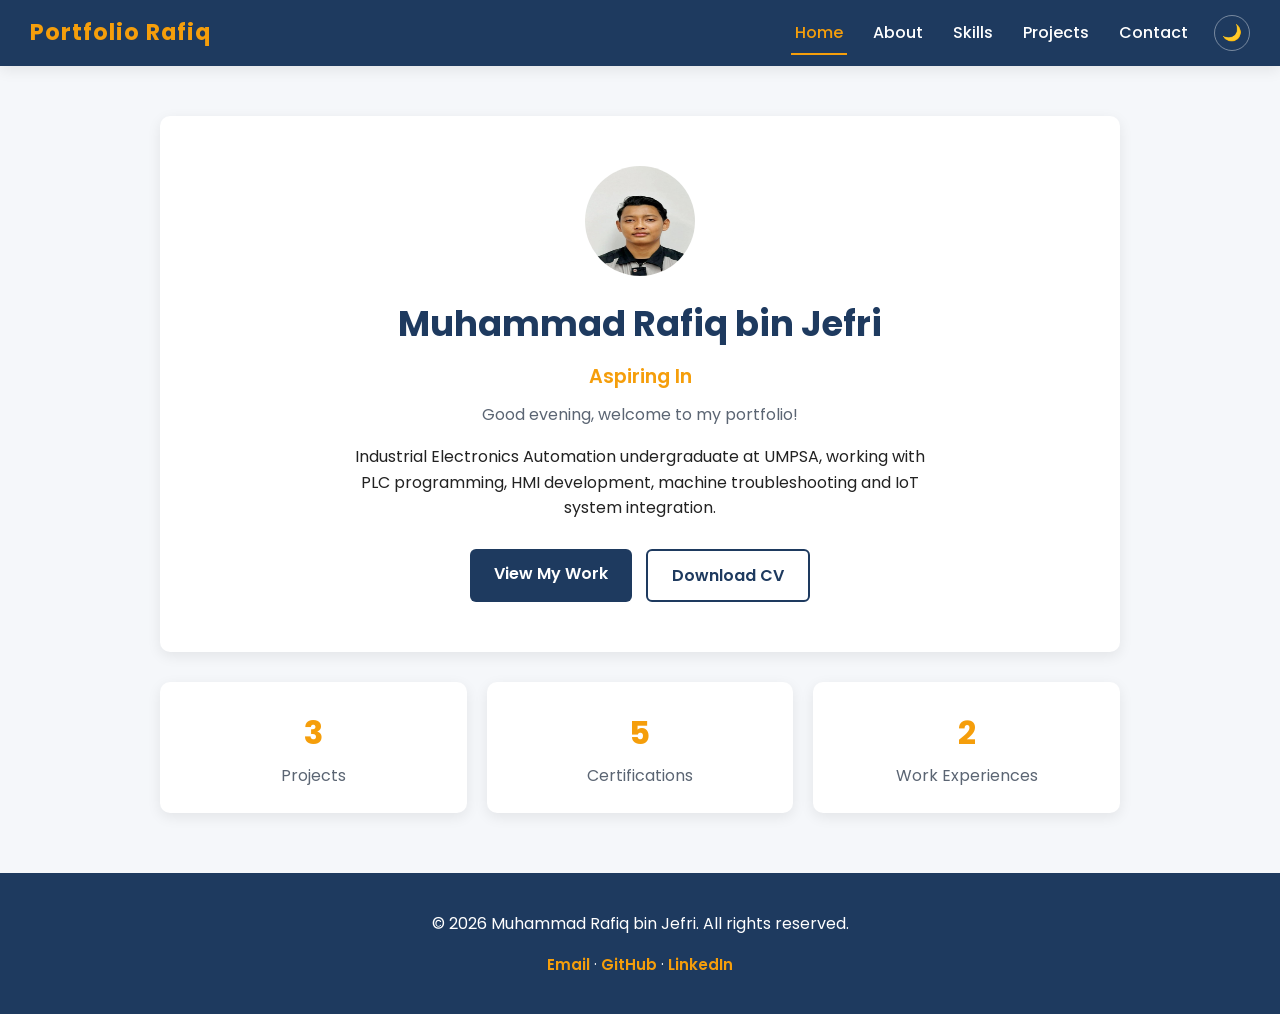
<file: index.html>
<!DOCTYPE html>
<html lang="en">
<head>
  <meta charset="UTF-8">
  <meta name="viewport" content="width=device-width, initial-scale=1.0">
  <title>Muhammad Rafiq bin Jefri | Home</title>
  <link rel="stylesheet" href="css/style.css">
  <link rel="preconnect" href="https://fonts.googleapis.com">
<link rel="preconnect" href="https://fonts.gstatic.com" crossorigin>
<link href="https://fonts.googleapis.com/css2?family=Poppins:wght@400;500;600;700&display=swap" rel="stylesheet">
</head>
<body>
  <header>
    <nav class="navbar">
      <a href="index.html" class="logo">Portfolio Rafiq</a>
      <button class="menu-toggle" id="menuToggle" aria-label="Toggle menu" aria-expanded="false">&#9776;</button>
      <div class="nav-links" id="navLinks">
        <a href="index.html" class="active">Home</a>
        <a href="about.html">About</a>
        <a href="skills.html">Skills</a>
        <a href="projects.html">Projects</a>
        <a href="contact.html">Contact</a>
        <button class="theme-toggle" id="themeToggle" aria-label="Toggle dark mode">🌙</button>
      </div>
    </nav>
  </header>

  <main>
    <section class="hero">
      <img class="avatar" src="images/profile.jpg" alt="Profile photo of Muhammad Rafiq bin Jefri">
      <h1>Muhammad Rafiq bin Jefri</h1>
      <p class="typing-text"><span id="typing"></span></p>
      <p class="greeting" id="greeting"></p>
      <p class="intro">
        Industrial Electronics Automation undergraduate at UMPSA, working with PLC programming,
        HMI development, machine troubleshooting and IoT system integration.
      </p>
      <div class="cta">
        <a href="projects.html" class="btn btn-primary">View My Work</a>
        <a href="docs/resume.pdf" class="btn btn-outline" download>Download CV</a>
      </div>
    </section>

    <section class="highlights">
      <div class="highlight-card">
        <h2>3</h2>
        <p>Projects</p>
      </div>
      <div class="highlight-card">
        <h2>5</h2>
        <p>Certifications</p>
      </div>
      <div class="highlight-card">
        <h2>2</h2>
        <p>Work Experiences</p>
      </div>
    </section>
  </main>

  <footer>
  <p>&copy; <span id="year"></span> Muhammad Rafiq bin Jefri. All rights reserved.</p>
  <p class="social">
    <a href="mailto:rafiqjefri@gmail.com">Email</a> ·
    <a href="https://github.com/rafiqjep" target="_blank" rel="noopener">GitHub</a> ·
    <a href="https://www.linkedin.com/in/Muhammadrafiqbinjefri" target="_blank" rel="noopener">LinkedIn</a>
  </p>
</footer>

  <script src="js/script.js"></script>
</body>
</html>
</file>
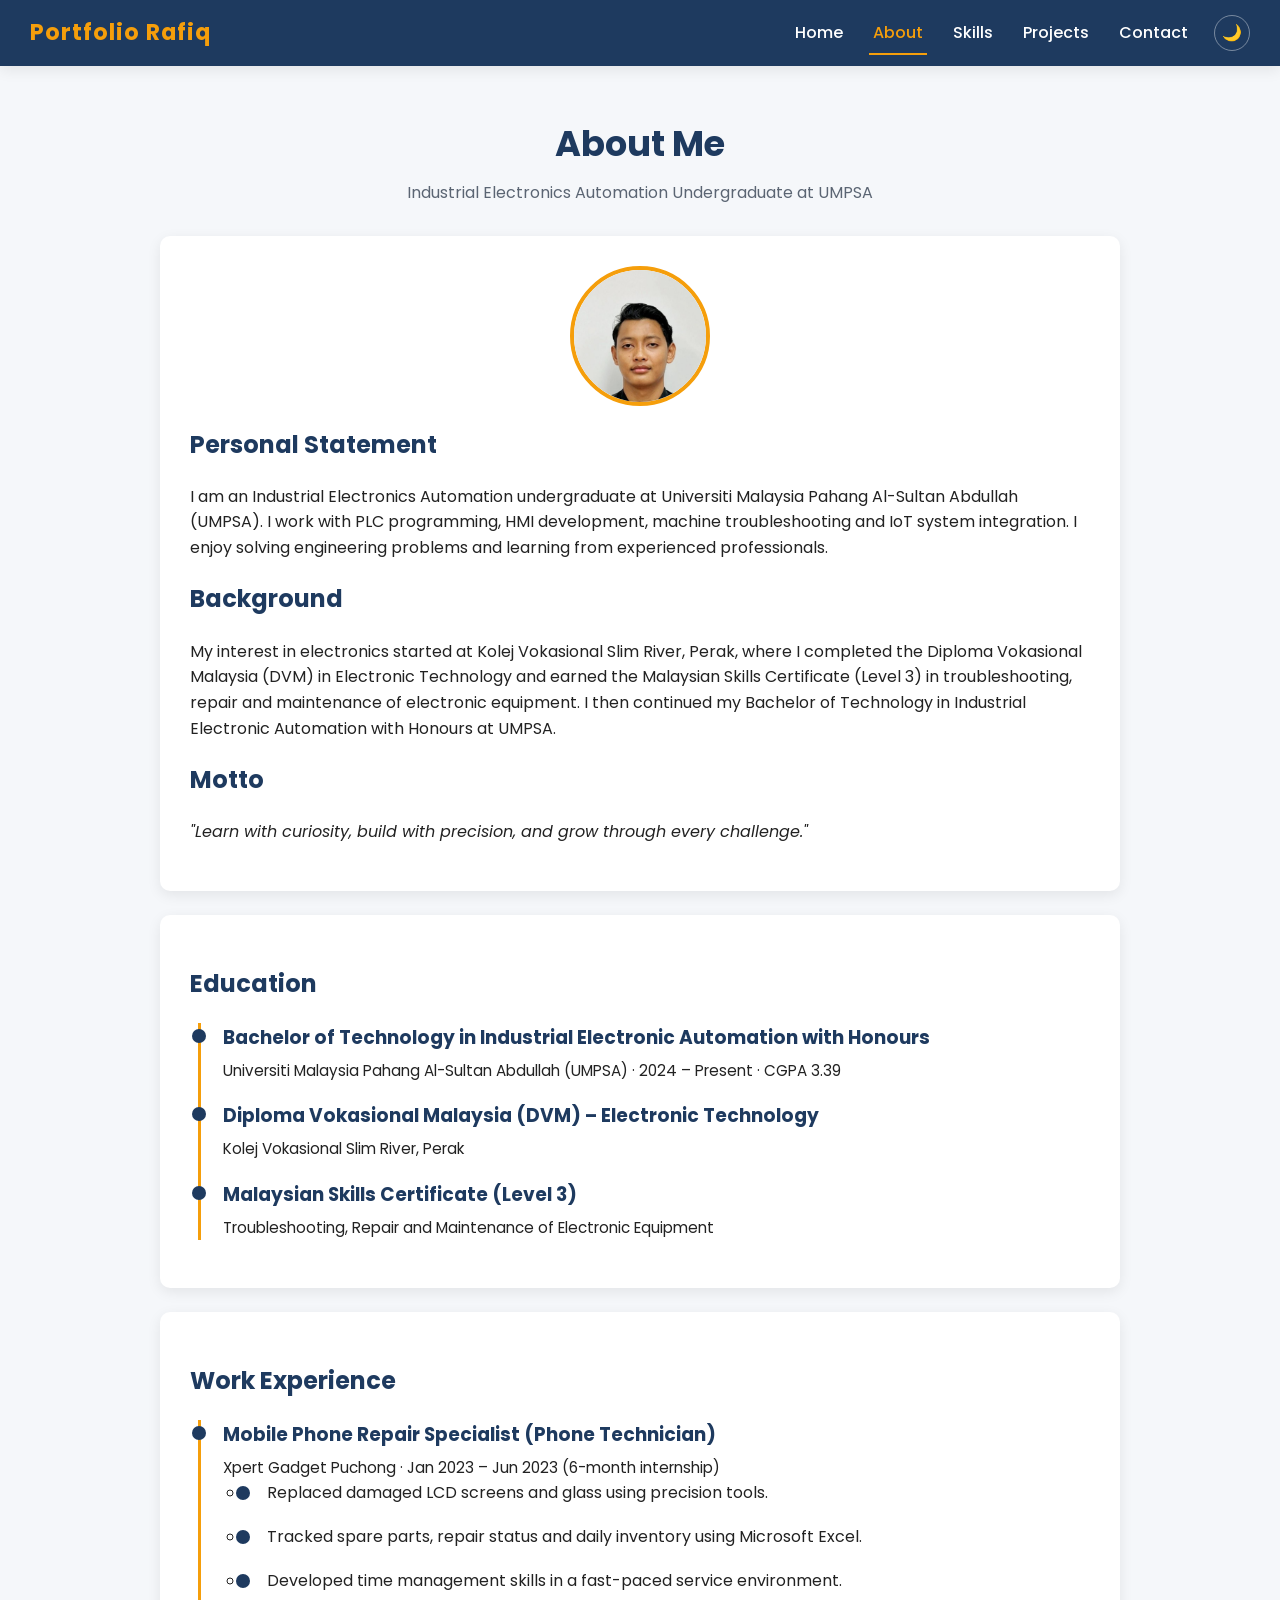
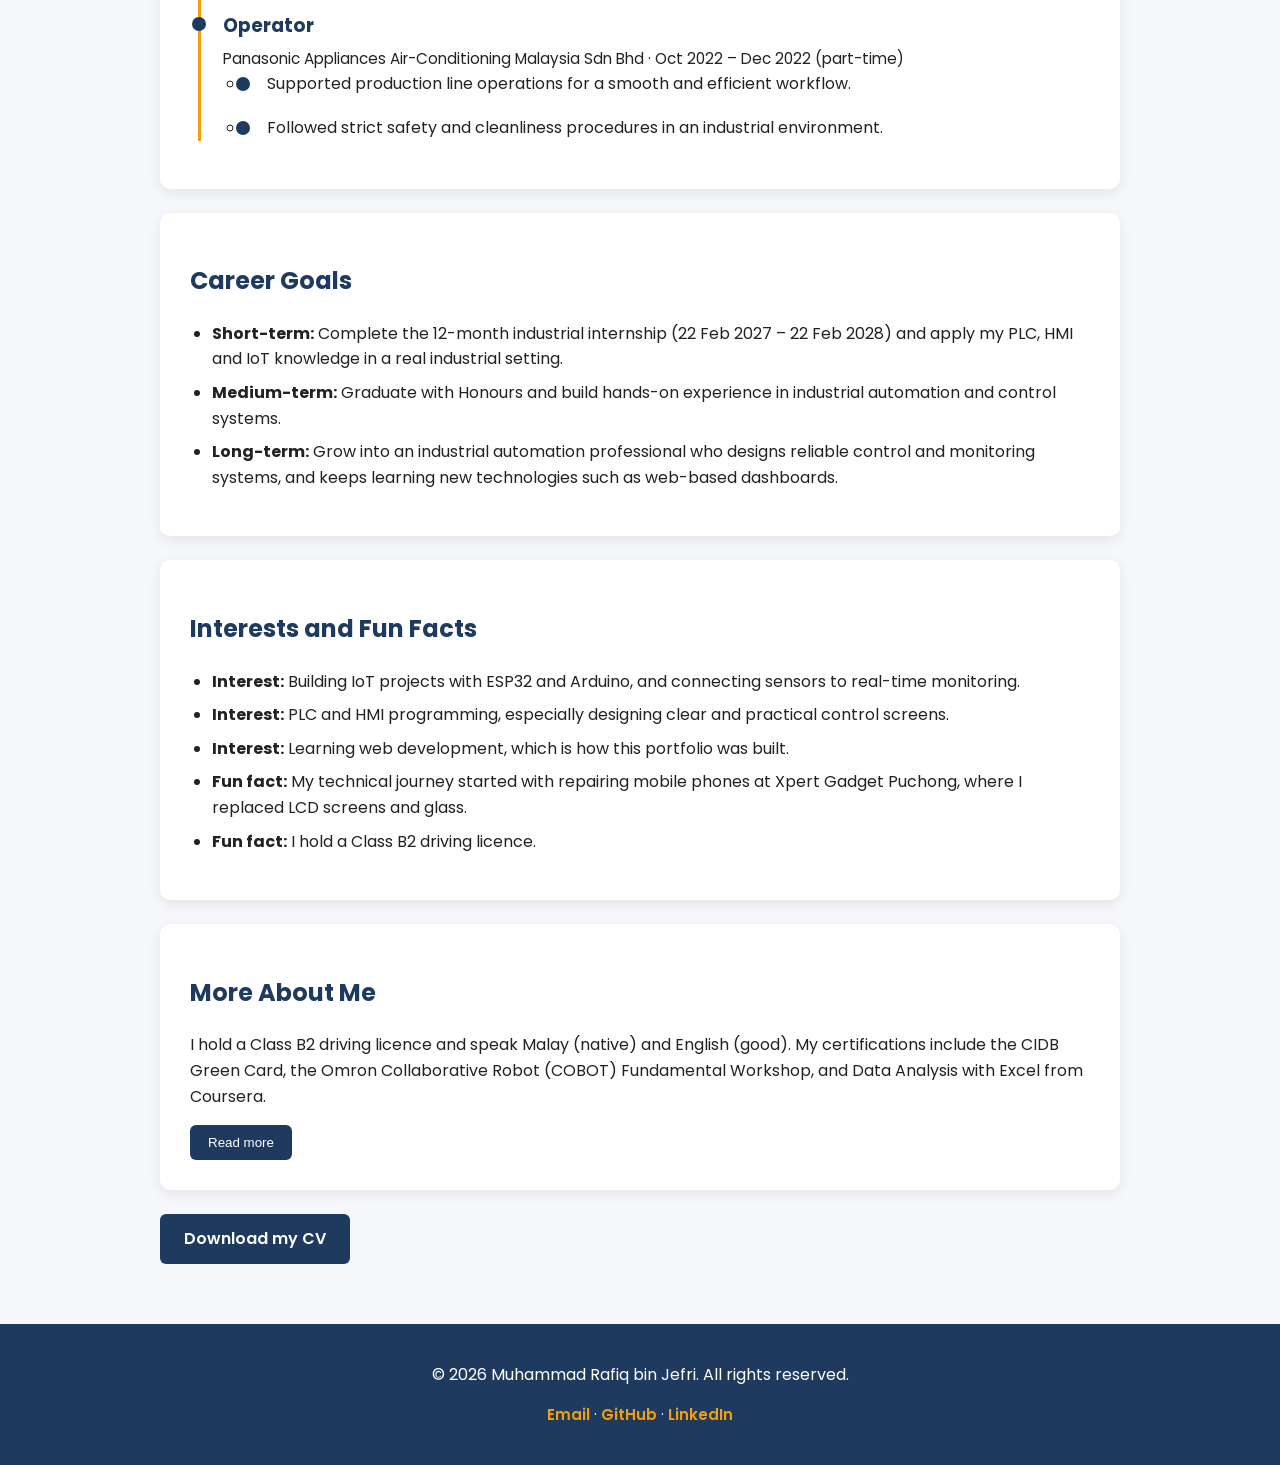
<file: about.html>
<!DOCTYPE html>
<html lang="en">
<head>
  <meta charset="UTF-8">
  <meta name="viewport" content="width=device-width, initial-scale=1.0">
  <title>Muhammad Rafiq bin Jefri | About Me</title>
  <link rel="preconnect" href="https://fonts.googleapis.com">
<link rel="preconnect" href="https://fonts.gstatic.com" crossorigin>
<link href="https://fonts.googleapis.com/css2?family=Poppins:wght@400;500;600;700&display=swap" rel="stylesheet">
  <link rel="stylesheet" href="css/style.css">
</head>
<body>
  <header>
    <nav class="navbar">
      <a href="index.html" class="logo">Portfolio Rafiq</a>
      <button class="menu-toggle" id="menuToggle" aria-label="Toggle menu" aria-expanded="false">&#9776;</button>
      <div class="nav-links" id="navLinks">
        <a href="index.html">Home</a>
        <a href="about.html" class="active">About</a>
        <a href="skills.html">Skills</a>
        <a href="projects.html">Projects</a>
        <a href="contact.html">Contact</a>
        <button class="theme-toggle" id="themeToggle" aria-label="Toggle dark mode">🌙</button>
      </div>
    </nav>
  </header>

  <main>
    <section class="page-header">
      <h1>About Me</h1>
      <p>Industrial Electronics Automation Undergraduate at UMPSA</p>
    </section>

    <section class="card">
      <img class="profile-photo" src="images/profile.jpg" alt="Profile photo of Muhammad Rafiq bin Jefri">
      <h2>Personal Statement</h2>
      <p>
        I am an Industrial Electronics Automation undergraduate at Universiti Malaysia Pahang Al-Sultan Abdullah (UMPSA).
        I work with PLC programming, HMI development, machine troubleshooting and IoT system integration.
        I enjoy solving engineering problems and learning from experienced professionals.
      </p>

      <h2>Background</h2>
      <p>
        My interest in electronics started at Kolej Vokasional Slim River, Perak, where I completed the
        Diploma Vokasional Malaysia (DVM) in Electronic Technology and earned the Malaysian Skills Certificate
        (Level 3) in troubleshooting, repair and maintenance of electronic equipment. I then continued my
        Bachelor of Technology in Industrial Electronic Automation with Honours at UMPSA.
      </p>

      <h2>Motto</h2>
      <p><em>"Learn with curiosity, build with precision, and grow through every challenge."</em></p>
    </section>

    <section class="card">
      <h2>Education</h2>
      <ul class="timeline">
        <li>
          <h3>Bachelor of Technology in Industrial Electronic Automation with Honours</h3>
          <p class="meta">Universiti Malaysia Pahang Al-Sultan Abdullah (UMPSA) · 2024 – Present · CGPA 3.39</p>
        </li>
        <li>
          <h3>Diploma Vokasional Malaysia (DVM) – Electronic Technology</h3>
          <p class="meta">Kolej Vokasional Slim River, Perak</p>
        </li>
        <li>
          <h3>Malaysian Skills Certificate (Level 3)</h3>
          <p class="meta">Troubleshooting, Repair and Maintenance of Electronic Equipment</p>
        </li>
      </ul>
    </section>

    <section class="card">
      <h2>Work Experience</h2>
      <ul class="timeline">
        <li>
          <h3>Mobile Phone Repair Specialist (Phone Technician)</h3>
          <p class="meta">Xpert Gadget Puchong · Jan 2023 – Jun 2023 (6-month internship)</p>
          <ul>
            <li>Replaced damaged LCD screens and glass using precision tools.</li>
            <li>Tracked spare parts, repair status and daily inventory using Microsoft Excel.</li>
            <li>Developed time management skills in a fast-paced service environment.</li>
          </ul>
        </li>
        <li>
          <h3>Operator</h3>
          <p class="meta">Panasonic Appliances Air-Conditioning Malaysia Sdn Bhd · Oct 2022 – Dec 2022 (part-time)</p>
          <ul>
            <li>Supported production line operations for a smooth and efficient workflow.</li>
            <li>Followed strict safety and cleanliness procedures in an industrial environment.</li>
          </ul>
        </li>
      </ul>
    </section>

    <section class="card">
      <h2>Career Goals</h2>
      <ul>
        <li><strong>Short-term:</strong> Complete the 12-month industrial internship (22 Feb 2027 – 22 Feb 2028) and apply my PLC, HMI and IoT knowledge in a real industrial setting.</li>
        <li><strong>Medium-term:</strong> Graduate with Honours and build hands-on experience in industrial automation and control systems.</li>
        <li><strong>Long-term:</strong> Grow into an industrial automation professional who designs reliable control and monitoring systems, and keeps learning new technologies such as web-based dashboards.</li>
      </ul>
    </section>

    <section class="card">
      <h2>Interests and Fun Facts</h2>
      <ul>
        <li><strong>Interest:</strong> Building IoT projects with ESP32 and Arduino, and connecting sensors to real-time monitoring.</li>
        <li><strong>Interest:</strong> PLC and HMI programming, especially designing clear and practical control screens.</li>
        <li><strong>Interest:</strong> Learning web development, which is how this portfolio was built.</li>
        <li><strong>Fun fact:</strong> My technical journey started with repairing mobile phones at Xpert Gadget Puchong, where I replaced LCD screens and glass.</li>
        <li><strong>Fun fact:</strong> I hold a Class B2 driving licence.</li>
      </ul>
    </section>

    <section class="card">
      <h2>More About Me</h2>
      <p>I hold a Class B2 driving licence and speak Malay (native) and English (good). My certifications include the CIDB Green Card, the Omron Collaborative Robot (COBOT) Fundamental Workshop, and Data Analysis with Excel from Coursera.</p>
      <button id="readMoreBtn">Read more</button>
      <div id="moreText" class="read-more-text hidden">
        <p>I am passionate about continuous learning and staying updated with the latest technologies in industrial automation and web development. I enjoy working on challenging projects that require both technical skills and creative problem-solving.</p>
      </div>
    </section>

    <p>
      <a href="docs/resume.pdf" class="btn btn-primary" download>Download my CV</a>
    </p>
  </main>

   <footer>
  <p>&copy; <span id="year"></span> Muhammad Rafiq bin Jefri. All rights reserved.</p>
  <p class="social">
    <a href="mailto:rafiqjefri@gmail.com">Email</a> ·
    <a href="https://github.com/rafiqjep" target="_blank" rel="noopener">GitHub</a> ·
    <a href="https://www.linkedin.com/in/Muhammadrafiqbinjefri" target="_blank" rel="noopener">LinkedIn</a>
  </p>
</footer>

  <script src="js/script.js"></script>
</body>
</html>
</file>
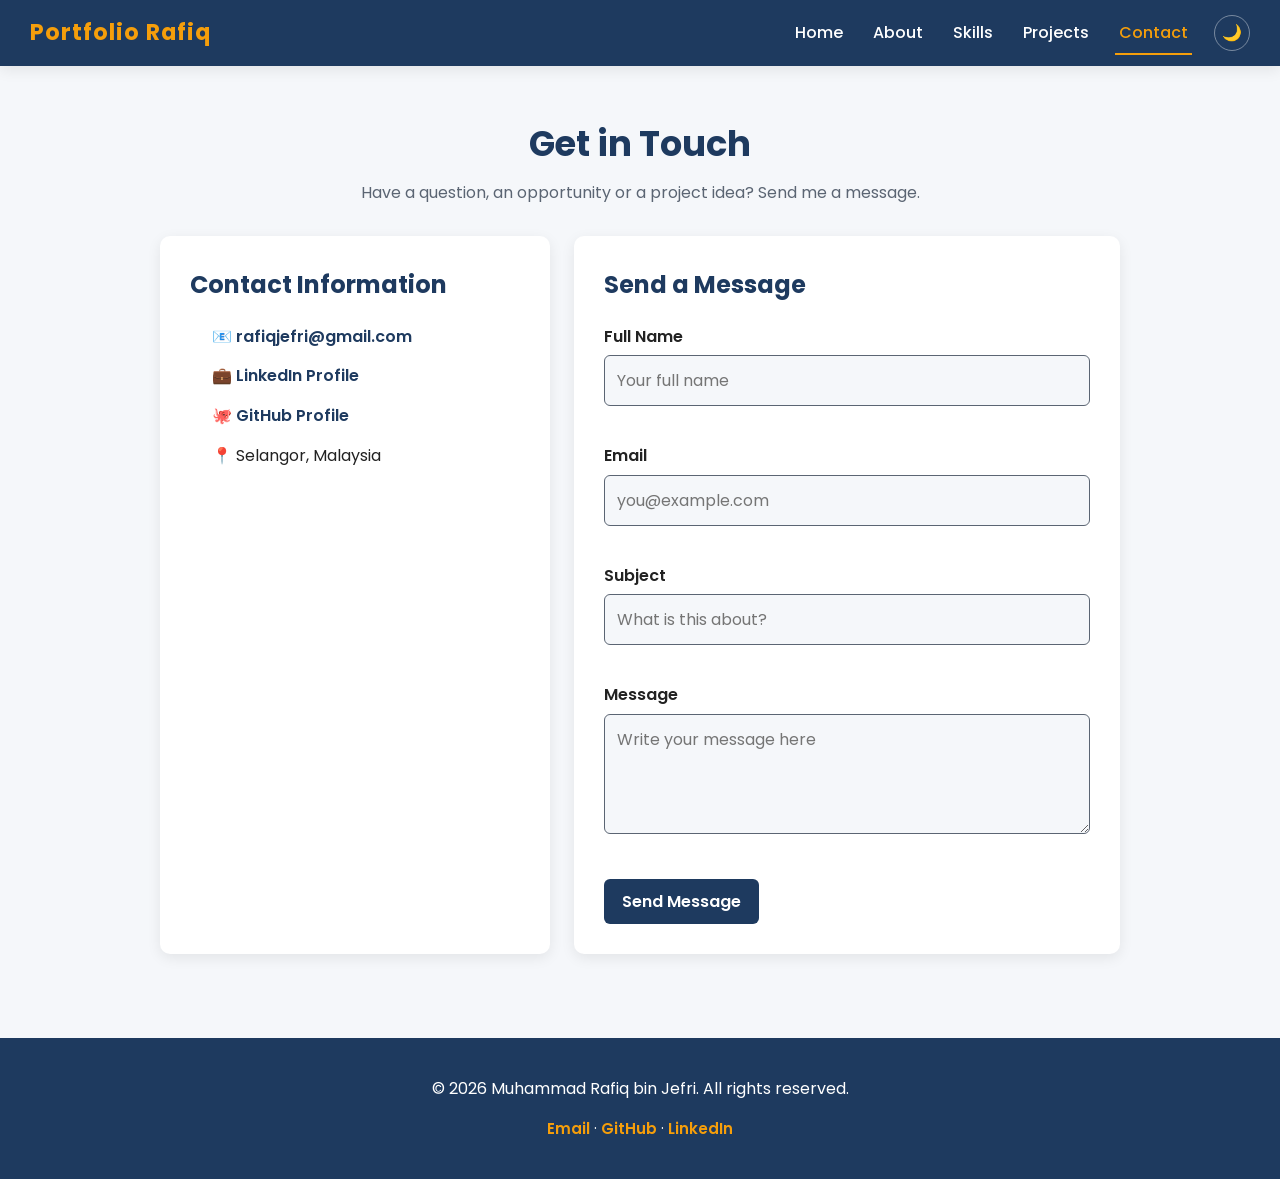
<file: contact.html>
<!DOCTYPE html>
<html lang="en">
<head>
  <meta charset="UTF-8">
  <meta name="viewport" content="width=device-width, initial-scale=1.0">
  <title>Muhammad Rafiq bin Jefri | Contact</title>
  <link rel="preconnect" href="https://fonts.googleapis.com">
<link rel="preconnect" href="https://fonts.gstatic.com" crossorigin>
<link href="https://fonts.googleapis.com/css2?family=Poppins:wght@400;500;600;700&display=swap" rel="stylesheet">
  <link rel="stylesheet" href="css/style.css">
</head>
<body>
  <header>
    <nav class="navbar">
      <a href="index.html" class="logo">Portfolio Rafiq</a>
      <button class="menu-toggle" id="menuToggle" aria-label="Toggle menu" aria-expanded="false">&#9776;</button>
      <div class="nav-links" id="navLinks">
        <a href="index.html">Home</a>
        <a href="about.html">About</a>
        <a href="skills.html">Skills</a>
        <a href="projects.html">Projects</a>
        <a href="contact.html" class="active">Contact</a>
        <button class="theme-toggle" id="themeToggle" aria-label="Toggle dark mode">🌙</button>
      </div>
    </nav>
  </header>

  <main>
    <section class="page-header">
      <h1>Get in Touch</h1>
      <p>Have a question, an opportunity or a project idea? Send me a message.</p>
    </section>

    <div class="contact-grid">
      <section class="card">
        <h2 class="section-title">Contact Information</h2>
        <ul class="contact-list">
          <li>📧 <a href="mailto:rafiqjefri@gmail.com">rafiqjefri@gmail.com</a></li>
          <li>💼 <a href="https://www.linkedin.com/in/rafiqjep" target="_blank" rel="noopener">LinkedIn Profile</a></li>
          <li>🐙 <a href="https://github.com/rafiqjep" target="_blank" rel="noopener">GitHub Profile</a></li>
          <li>📍 Selangor, Malaysia</li>
        </ul>
      </section>

      <section class="card">
        <h2 class="section-title">Send a Message</h2>
        <form id="contactForm" novalidate>
          <div class="form-group">
            <label for="name">Full Name</label>
            <input type="text" id="name" name="name" placeholder="Your full name">
            <span class="error" id="nameError"></span>
          </div>

          <div class="form-group">
            <label for="email">Email</label>
            <input type="email" id="email" name="email" placeholder="you@example.com">
            <span class="error" id="emailError"></span>
          </div>

          <div class="form-group">
            <label for="subject">Subject</label>
            <input type="text" id="subject" name="subject" placeholder="What is this about?">
            <span class="error" id="subjectError"></span>
          </div>

          <div class="form-group">
            <label for="message">Message</label>
            <textarea id="message" name="message" placeholder="Write your message here"></textarea>
            <span class="error" id="messageError"></span>
          </div>

          <button type="submit" class="btn-submit">Send Message</button>
        </form>

        <div class="success hidden" id="successMsg">
          Thank you! Your message has been sent successfully.
        </div>
      </section>
    </div>
  </main>

  <footer>
  <p>&copy; <span id="year"></span> Muhammad Rafiq bin Jefri. All rights reserved.</p>
  <p class="social">
    <a href="mailto:rafiqjefri@gmail.com">Email</a> ·
    <a href="https://github.com/rafiqjep" target="_blank" rel="noopener">GitHub</a> ·
    <a href="https://www.linkedin.com/in/Muhammadrafiqbinjefri" target="_blank" rel="noopener">LinkedIn</a>
  </p>
</footer>

  <script src="js/script.js"></script>
</body>
</html>
</file>
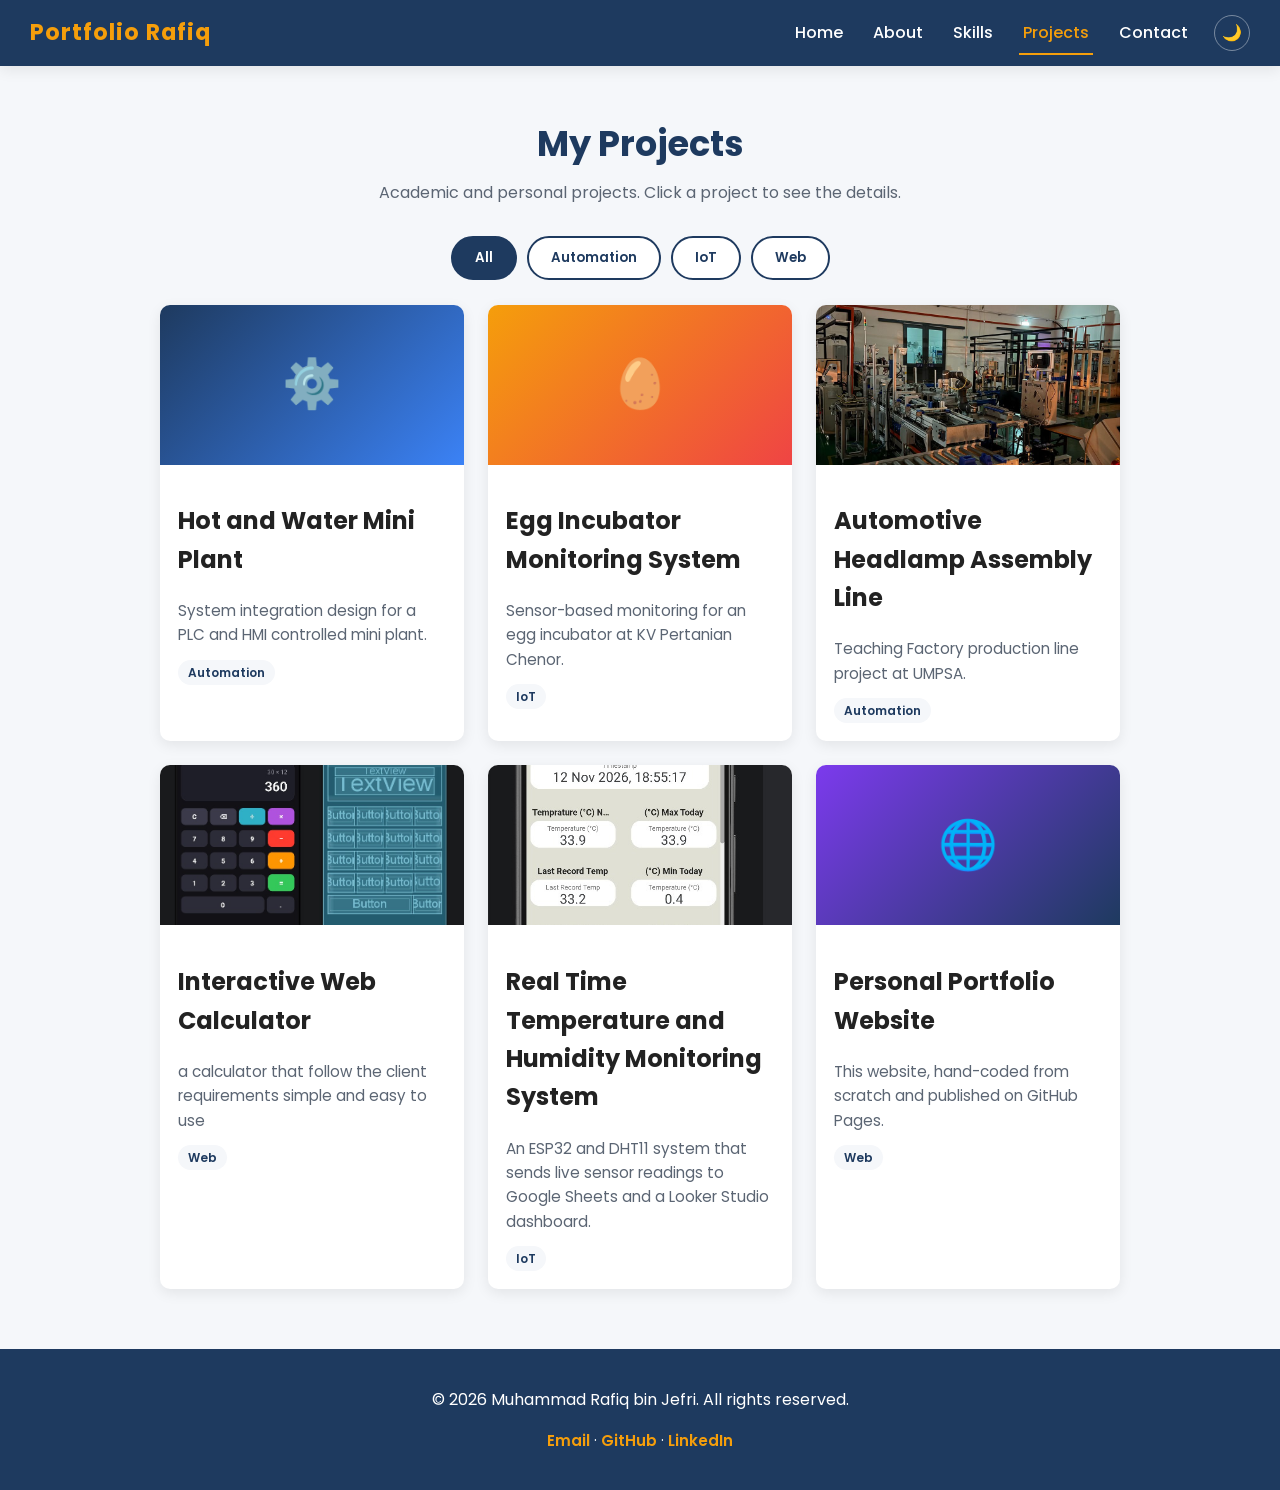
<file: projects.html>
<!DOCTYPE html>
<html lang="en">
<head>
  <meta charset="UTF-8">
  <meta name="viewport" content="width=device-width, initial-scale=1.0">
  <title>Muhammad Rafiq bin Jefri | Projects</title>
  <link rel="preconnect" href="https://fonts.googleapis.com">
<link rel="preconnect" href="https://fonts.gstatic.com" crossorigin>
<link href="https://fonts.googleapis.com/css2?family=Poppins:wght@400;500;600;700&display=swap" rel="stylesheet">
  <link rel="stylesheet" href="css/style.css">
</head>
<body>
  <header>
    <nav class="navbar">
      <a href="index.html" class="logo">Portfolio Rafiq</a>
      <button class="menu-toggle" id="menuToggle" aria-label="Toggle menu" aria-expanded="false">&#9776;</button>
      <div class="nav-links" id="navLinks">
        <a href="index.html">Home</a>
        <a href="about.html">About</a>
        <a href="skills.html">Skills</a>
        <a href="projects.html" class="active">Projects</a>
        <a href="contact.html">Contact</a>
        <button class="theme-toggle" id="themeToggle" aria-label="Toggle dark mode">🌙</button>
      </div>
    </nav>
  </header>

  <main>
    <section class="page-header">
      <h1>My Projects</h1>
      <p>Academic and personal projects. Click a project to see the details.</p>
    </section>

    <div class="tabs">
      <button class="tab-btn active" data-filter="all">All</button>
      <button class="tab-btn" data-filter="automation">Automation</button>
      <button class="tab-btn" data-filter="iot">IoT</button>
      <button class="tab-btn" data-filter="web">Web</button>
    </div>

    <div class="project-grid">
      <article class="project-card"
        data-category="automation"
        data-title="System Integration Design for Hot and Water Mini Plant"
        data-problem="A mini plant needed one control system that could run its process and show its status clearly to the operator."
        data-role="Worked on the system integration design, connecting the PLC control logic with the HMI screen."
        data-tools="Omron PLC (CJ2M CPU31), Wecon HMI, CX-Programmer, GT Designer3"
        data-outcome="An integrated control and monitoring design for the mini plant, built as a UMPSA academic project."
        data-link="https://github.com/rafiqjep">
        <div class="project-thumb thumb-1">⚙️</div>
        <div class="project-body">
          <h2>Hot and Water Mini Plant</h2>
          <p>System integration design for a PLC and HMI controlled mini plant.</p>
          <span class="tag">Automation</span>
        </div>
      </article>

      <article class="project-card"
        data-category="iot"
        data-title="Egg Incubator Monitoring System"
        data-problem="Egg incubation depends on steady temperature and humidity, and manual checking is inconsistent."
        data-role="Built the sensor and microcontroller setup to read and monitor incubator conditions for KV Pertanian Chenor, Pahang."
        data-tools="ESP32, Arduino, BME280 sensor, DS18B20 temperature sensor"
        data-outcome="A monitoring system that reads the incubator conditions continuously, so they can be checked without opening the incubator."
        data-link="https://github.com/rafiqjep">
        <div class="project-thumb thumb-2">🥚</div>
        <div class="project-body">
          <h2>Egg Incubator Monitoring System</h2>
          <p>Sensor-based monitoring for an egg incubator at KV Pertanian Chenor.</p>
          <span class="tag">IoT</span>
        </div>
      </article>

      <article class="project-card"
        data-category="automation"
        data-title="Teaching Factory: Automotive Headlamp Assembly Line"
        data-problem="A production line needed a clear, sequenced assembly process that could be controlled and monitored."
        data-role="Took part in the assembly line project, working on the PLC and HMI control of the production process."
        data-tools="PLC and HMI control"
        data-outcome="A working automotive headlamp assembly line built as part of the UMPSA Teaching Factory programme."
        data-link="https://github.com/rafiqjep">
       <div class="project-thumb thumb-3"><img src="images/headlamp.jpg" alt="Automotive headlamp assembly line"></div>
        <div class="project-body">
          <h2>Automotive Headlamp Assembly Line</h2>
          <p>Teaching Factory production line project at UMPSA.</p>
          <span class="tag">Automation</span>
        </div>
      </article>

      <article class="project-card"
        data-category="web"
        data-title="Interactive Web Calculator"
        data-problem="I wanted to create a simple web-based calculator that could perform basic arithmetic operations and be used interactively."
        data-role="built the interface simple and intuitive, and implemented the calculator logic using JavaScript."
        data-tools="spread sheet, datastudio, JavaScript"
        data-outcome="a calculator that simple and easy to use"
        data-link="https://rafiqjep.github.io/Portfolio/">
       <div class="project-thumb thumb-5"><img src="images/calculator.jpg" alt="Screenshot of the Interactive Web Calculator"></div>
        <div class="project-body">
          <h2>Interactive Web Calculator</h2>
          <p>a calculator that follow the client requirements simple and easy to use</p>
          <span class="tag">Web</span>
        </div>
      </article>

      <article class="project-card"
        data-category="iot"
        data-title="Real Time Temperature and Humidity Monitoring System"
        data-problem="Temperature and humidity readings need to be collected automatically over time, not checked manually, so the data can be stored and viewed as a dashboard."
        data-role="Group project with two teammates (Muhammad Irffan Hakimi and Muhammad Noraalif) for BVI 3114 Lab 3. My part: for the hardware setup and sensor integration."
        data-tools="ESP32, Grove DHT11 sensor, Arduino IDE, ArduinoJson, Google Apps Script, Google Sheets, Looker Studio, Android WebView app"
        data-outcome="The ESP32 reads temperature and humidity every 10 minutes and sends them over Wi-Fi to Google Sheets. The data is shown on a Looker Studio dashboard, which the Android app displays in an emulator."
        data-link="https://github.com/rafiqjep">
        <div class="project-thumb thumb-2"><img src="images/iot-monitoring.jpg" alt="Screenshot of the real time temperature and humidity dashboard"></div>
        <div class="project-body">
          <h2>Real Time Temperature and Humidity Monitoring System</h2>
          <p>An ESP32 and DHT11 system that sends live sensor readings to Google Sheets and a Looker Studio dashboard.</p>
          <span class="tag">IoT</span>
        </div>
      </article>

      <article class="project-card"
        data-category="web"
        data-title="Personal Portfolio Website"
        data-problem="I needed an online profile to show my skills and projects to employers and industrial training hosts."
        data-role="Designed and built the full multi-page website with HTML, CSS and JavaScript, without templates or frameworks."
        data-tools="HTML5, CSS3, JavaScript, Visual Studio Code, Git, GitHub Pages"
        data-outcome="A responsive, multi-page website with dark mode, a project filter, a contact form with validation, and a public URL."
        data-link="https://rafiqjep.github.io/Portfolio/">
        <div class="project-thumb thumb-4">🌐</div>
        <div class="project-body">
          <h2>Personal Portfolio Website</h2>
          <p>This website, hand-coded from scratch and published on GitHub Pages.</p>
          <span class="tag">Web</span>
        </div>
      </article>
    </div>
  </main>

  <!-- Project details modal -->
  <div class="modal hidden" id="projectModal">
    <div class="modal-content">
      <button class="modal-close" id="modalClose" aria-label="Close">&times;</button>
      <h2 id="modalTitle">Project details</h2>
      <p><strong>Problem:</strong> <span id="modalProblem"></span></p>
      <p><strong>My role:</strong> <span id="modalRole"></span></p>
      <p><strong>Tools used:</strong> <span id="modalTools"></span></p>
      <p><strong>Outcome:</strong> <span id="modalOutcome"></span></p>
      <p><a id="modalLink" class="btn btn-primary" href="#" target="_blank" rel="noopener">View Project</a></p>
    </div>
  </div>

  <footer>
  <p>&copy; <span id="year"></span> Muhammad Rafiq bin Jefri. All rights reserved.</p>
  <p class="social">
    <a href="mailto:rafiqjefri@gmail.com">Email</a> ·
    <a href="https://github.com/rafiqjep" target="_blank" rel="noopener">GitHub</a> ·
    <a href="https://www.linkedin.com/in/Muhammadrafiqbinjefri" target="_blank" rel="noopener">LinkedIn</a>
  </p>
</footer>

  <script src="js/script.js"></script>
</body>
</html>
</file>
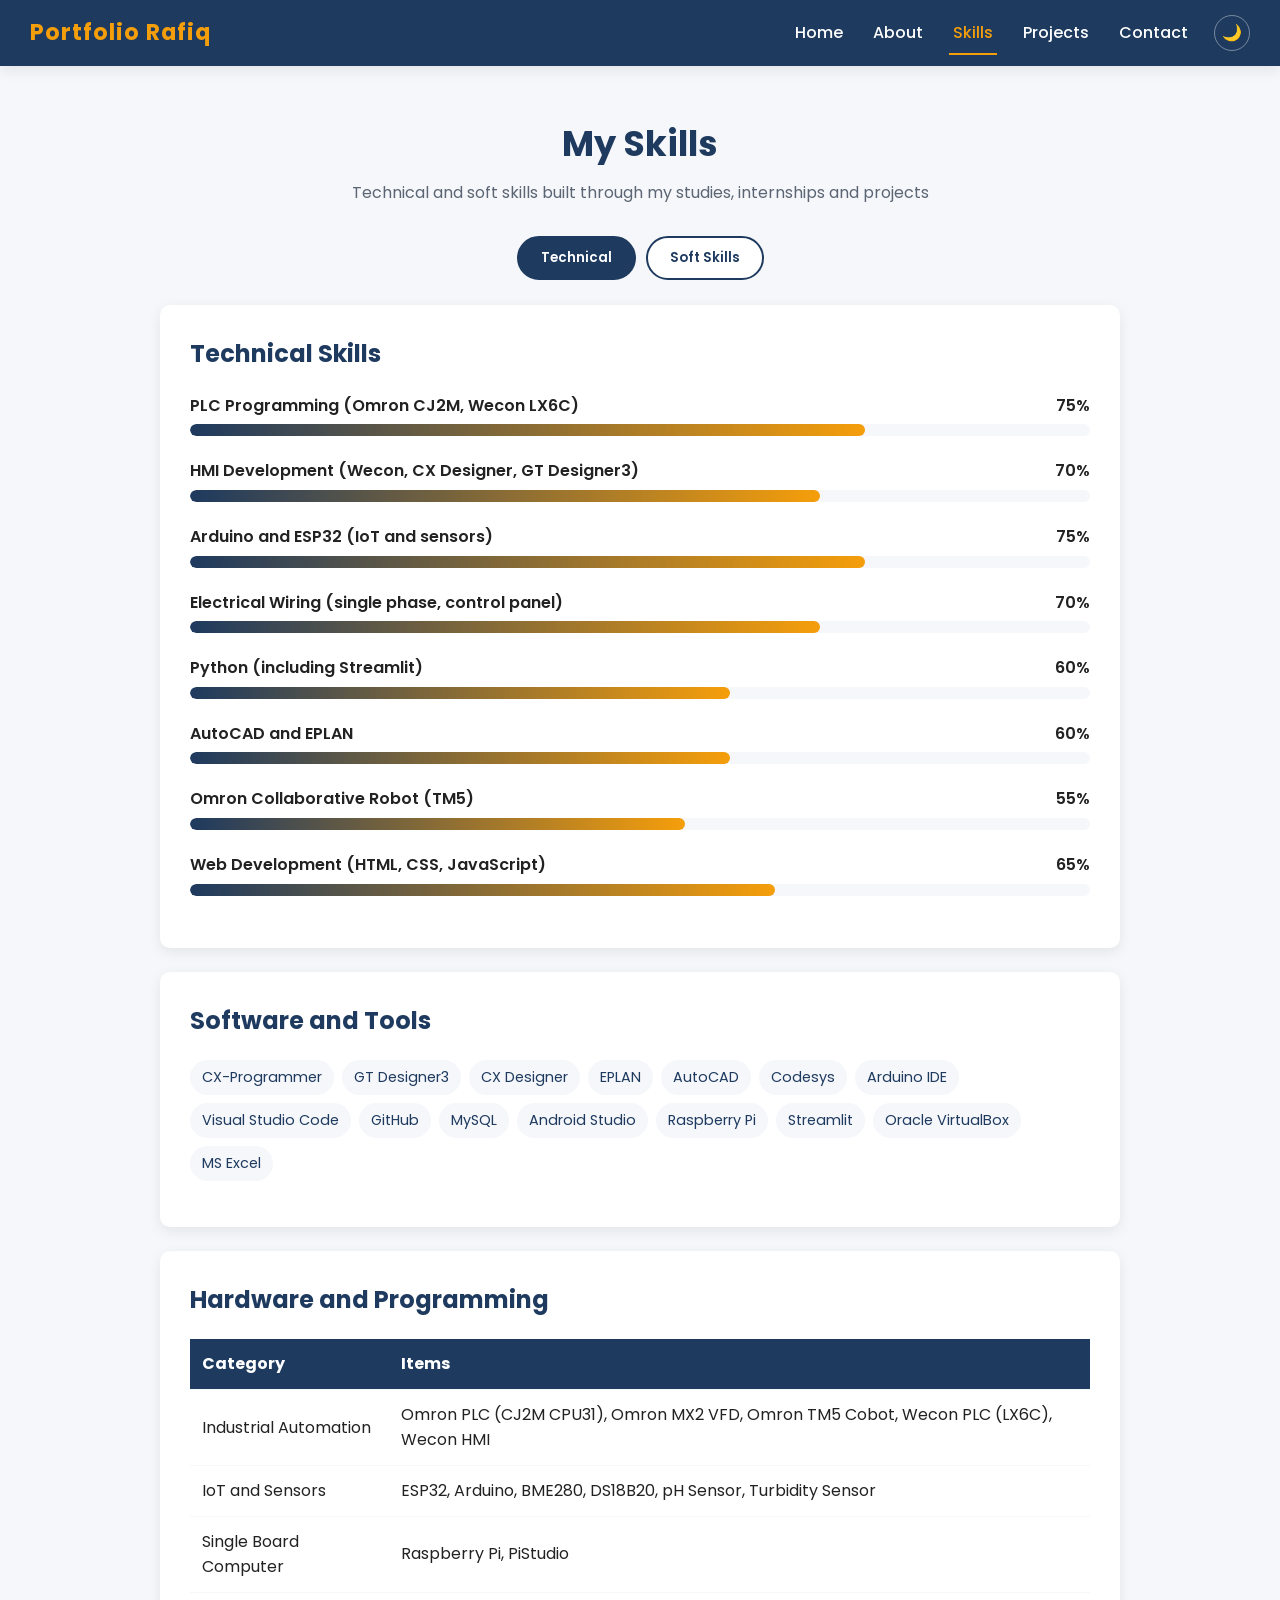
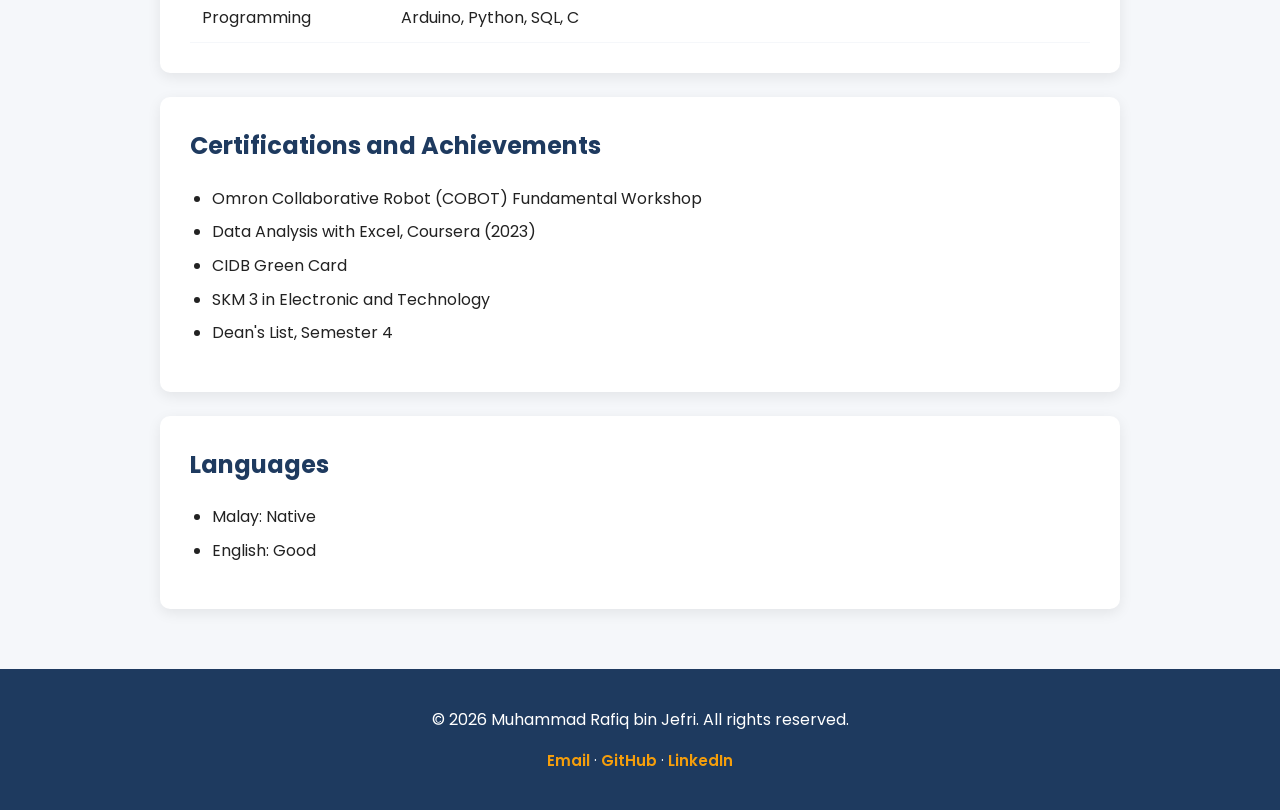
<file: skills.html>
<!DOCTYPE html>
<html lang="en">
<head>
  <meta charset="UTF-8">
  <meta name="viewport" content="width=device-width, initial-scale=1.0">
  <title>Muhammad Rafiq bin Jefri | Skills</title>
  <link rel="preconnect" href="https://fonts.googleapis.com">
<link rel="preconnect" href="https://fonts.gstatic.com" crossorigin>
<link href="https://fonts.googleapis.com/css2?family=Poppins:wght@400;500;600;700&display=swap" rel="stylesheet">
  <link rel="stylesheet" href="css/style.css">
</head>
<body>
  <header>
    <nav class="navbar">
      <a href="index.html" class="logo">Portfolio Rafiq</a>
      <button class="menu-toggle" id="menuToggle" aria-label="Toggle menu" aria-expanded="false">&#9776;</button>
      <div class="nav-links" id="navLinks">
        <a href="index.html">Home</a>
        <a href="about.html">About</a>
        <a href="skills.html" class="active">Skills</a>
        <a href="projects.html">Projects</a>
        <a href="contact.html">Contact</a>
        <button class="theme-toggle" id="themeToggle" aria-label="Toggle dark mode">🌙</button>
      </div>
    </nav>
  </header>

  <main>
    <section class="page-header">
      <h1>My Skills</h1>
      <p>Technical and soft skills built through my studies, internships and projects</p>
    </section>

    <div class="tabs">
      <button class="tab-btn active" data-tab="technical">Technical</button>
      <button class="tab-btn" data-tab="soft">Soft Skills</button>
    </div>

    <section class="card tab-panel" id="technical">
      <h2 class="section-title">Technical Skills</h2>

      <div class="skill">
        <div class="skill-info"><span>PLC Programming (Omron CJ2M, Wecon LX6C)</span><span>75%</span></div>
        <div class="skill-bar"><div class="skill-fill" data-level="75"></div></div>
      </div>
      <div class="skill">
        <div class="skill-info"><span>HMI Development (Wecon, CX Designer, GT Designer3)</span><span>70%</span></div>
        <div class="skill-bar"><div class="skill-fill" data-level="70"></div></div>
      </div>
      <div class="skill">
        <div class="skill-info"><span>Arduino and ESP32 (IoT and sensors)</span><span>75%</span></div>
        <div class="skill-bar"><div class="skill-fill" data-level="75"></div></div>
      </div>
      <div class="skill">
        <div class="skill-info"><span>Electrical Wiring (single phase, control panel)</span><span>70%</span></div>
        <div class="skill-bar"><div class="skill-fill" data-level="70"></div></div>
      </div>
      <div class="skill">
        <div class="skill-info"><span>Python (including Streamlit)</span><span>60%</span></div>
        <div class="skill-bar"><div class="skill-fill" data-level="60"></div></div>
      </div>
      <div class="skill">
        <div class="skill-info"><span>AutoCAD and EPLAN</span><span>60%</span></div>
        <div class="skill-bar"><div class="skill-fill" data-level="60"></div></div>
      </div>
      <div class="skill">
        <div class="skill-info"><span>Omron Collaborative Robot (TM5)</span><span>55%</span></div>
        <div class="skill-bar"><div class="skill-fill" data-level="55"></div></div>
      </div>
      <div class="skill">
        <div class="skill-info"><span>Web Development (HTML, CSS, JavaScript)</span><span>65%</span></div>
        <div class="skill-bar"><div class="skill-fill" data-level="65"></div></div>
      </div>
    </section>

    <section class="card tab-panel hidden" id="soft">
      <h2 class="section-title">Soft Skills</h2>

      <div class="skill">
        <div class="skill-info"><span>Communication and Teamwork</span><span>85%</span></div>
        <div class="skill-bar"><div class="skill-fill" data-level="85"></div></div>
      </div>
      <div class="skill">
        <div class="skill-info"><span>Fast Learner and Adaptable</span><span>90%</span></div>
        <div class="skill-bar"><div class="skill-fill" data-level="90"></div></div>
      </div>
      <div class="skill">
        <div class="skill-info"><span>Responsible and Detail-Oriented</span><span>85%</span></div>
        <div class="skill-bar"><div class="skill-fill" data-level="85"></div></div>
      </div>
      <div class="skill">
        <div class="skill-info"><span>Working Under Pressure</span><span>80%</span></div>
        <div class="skill-bar"><div class="skill-fill" data-level="80"></div></div>
      </div>
    </section>

    <section class="card">
      <h2 class="section-title">Software and Tools</h2>
      <ul class="chips">
        <li>CX-Programmer</li>
        <li>GT Designer3</li>
        <li>CX Designer</li>
        <li>EPLAN</li>
        <li>AutoCAD</li>
        <li>Codesys</li>
        <li>Arduino IDE</li>
        <li>Visual Studio Code</li>
        <li>GitHub</li>
        <li>MySQL</li>
        <li>Android Studio</li>
        <li>Raspberry Pi</li>
        <li>Streamlit</li>
        <li>Oracle VirtualBox</li>
        <li>MS Excel</li>
      </ul>
    </section>

    <section class="card">
      <h2 class="section-title">Hardware and Programming</h2>
      <div class="table-wrap">
        <table>
          <thead>
            <tr>
              <th>Category</th>
              <th>Items</th>
            </tr>
          </thead>
          <tbody>
            <tr>
              <td>Industrial Automation</td>
              <td>Omron PLC (CJ2M CPU31), Omron MX2 VFD, Omron TM5 Cobot, Wecon PLC (LX6C), Wecon HMI</td>
            </tr>
            <tr>
              <td>IoT and Sensors</td>
              <td>ESP32, Arduino, BME280, DS18B20, pH Sensor, Turbidity Sensor</td>
            </tr>
            <tr>
              <td>Single Board Computer</td>
              <td>Raspberry Pi, PiStudio</td>
            </tr>
            <tr>
              <td>Programming</td>
              <td>Arduino, Python, SQL, C</td>
            </tr>
          </tbody>
        </table>
      </div>
    </section>

    <section class="card">
      <h2 class="section-title">Certifications and Achievements</h2>
      <ul>
        <li>Omron Collaborative Robot (COBOT) Fundamental Workshop</li>
        <li>Data Analysis with Excel, Coursera (2023)</li>
        <li>CIDB Green Card</li>
        <li>SKM 3 in Electronic and Technology</li>
        <li>Dean's List, Semester 4</li>
      </ul>
    </section>

    <section class="card">
      <h2 class="section-title">Languages</h2>
      <ul>
        <li>Malay: Native</li>
        <li>English: Good</li>
      </ul>
    </section>
  </main>

   <footer>
  <p>&copy; <span id="year"></span> Muhammad Rafiq bin Jefri. All rights reserved.</p>
  <p class="social">
    <a href="mailto:rafiqjefri@gmail.com">Email</a> ·
    <a href="https://github.com/rafiqjep" target="_blank" rel="noopener">GitHub</a> ·
    <a href="https://www.linkedin.com/in/Muhammadrafiqbinjefri" target="_blank" rel="noopener">LinkedIn</a>
  </p>
</footer>

  <script src="js/script.js"></script>
</body>
</html>
</file>
<file: css/style.css>
/* ===== Variables and theme ===== */
:root {
  --primary: #1e3a5f;
  --accent: #f59e0b;
  --bg: #f5f7fa;
  --card: #ffffff;
  --text: #222222;
  --muted: #5b6573;
  --shadow: 0 4px 14px rgba(0, 0, 0, 0.08);
  --radius: 10px;
}

body.dark {
  --primary: #0f1f33;
  --accent: #fbbf24;
  --bg: #0b1420;
  --card: #15243a;
  --text: #e6edf5;
  --muted: #9fb0c3;
  --shadow: 0 4px 14px rgba(0, 0, 0, 0.4);
}

/* ===== Base ===== */
* {
  box-sizing: border-box;
}

body {
  font-family: "Poppins", Arial, sans-serif;
  background: var(--bg);
  color: var(--text);
  margin: 0;
  line-height: 1.6;
  transition: background 0.3s ease, color 0.3s ease;
}

a {
  transition: color 0.3s ease;
}

/* ===== Navbar ===== */
header {
  position: sticky;
  top: 0;
  z-index: 100;
}

.navbar {
  display: flex;
  justify-content: space-between;
  align-items: center;
  background: var(--primary);
  padding: 14px 30px;
  box-shadow: var(--shadow);
}

.logo {
  color: var(--accent);
  font-weight: 700;
  font-size: 1.4em;
  text-decoration: none;
  letter-spacing: 1px;
}

.nav-links {
  display: flex;
  align-items: center;
  gap: 22px;
}

.nav-links a {
  color: white;
  text-decoration: none;
  font-weight: 500;
  padding: 6px 4px;
  position: relative;
}

.nav-links a::after {
  content: "";
  position: absolute;
  left: 0;
  bottom: -3px;
  width: 0;
  height: 2px;
  background: var(--accent);
  transition: width 0.3s ease;
}

.nav-links a:hover::after,
.nav-links a.active::after {
  width: 100%;
}

.nav-links a:hover,
.nav-links a.active {
  color: var(--accent);
}

.theme-toggle {
  background: none;
  border: 1px solid rgba(255, 255, 255, 0.4);
  border-radius: 50%;
  width: 36px;
  height: 36px;
  cursor: pointer;
  font-size: 1rem;
  transition: transform 0.3s ease, background 0.3s ease;
}

.theme-toggle:hover {
  transform: rotate(20deg);
  background: rgba(255, 255, 255, 0.1);
}

.menu-toggle {
  display: none;
  background: none;
  border: none;
  color: white;
  font-size: 1.8rem;
  cursor: pointer;
}

/* ===== Main layout ===== */
main {
  max-width: 1000px;
  margin: 50px auto;
  padding: 0 20px;
}

/* ===== Hero (home) ===== */
.hero {
  background: var(--card);
  border-radius: var(--radius);
  box-shadow: var(--shadow);
  padding: 50px 40px;
  text-align: center;
  transition: transform 0.3s ease;
}

.hero:hover {
  transform: translateY(-4px);
}

.avatar {
  width: 110px;
  height: 110px;
  margin: 0 auto 20px;
  border-radius: 50%;
  background: linear-gradient(135deg, var(--primary), var(--accent));
  color: white;
  font-size: 2.2rem;
  font-weight: 700;
  display: flex;
  align-items: center;
  justify-content: center;
}

.hero h1 {
  color: var(--primary);
  margin: 0 0 10px;
  font-size: 2.2rem;
}

body.dark .hero h1 {
  color: var(--text);
}

.typing-text {
  font-size: 1.2rem;
  color: var(--accent);
  font-weight: 600;
  min-height: 1.8em;
  margin: 0;
}

.greeting {
  color: var(--muted);
  margin: 6px 0 16px;
}

.intro {
  max-width: 600px;
  margin: 0 auto 28px;
}

.cta {
  display: flex;
  justify-content: center;
  flex-wrap: wrap;
  gap: 14px;
}

/* ===== Buttons ===== */
.btn {
  display: inline-block;
  padding: 12px 24px;
  border-radius: 6px;
  text-decoration: none;
  font-weight: 600;
  transition: transform 0.2s ease, background 0.3s ease, color 0.3s ease;
}

.btn:hover {
  transform: translateY(-3px);
}

.btn-primary {
  background: var(--primary);
  color: white;
}

.btn-primary:hover {
  background: var(--accent);
  color: var(--primary);
}

.btn-outline {
  border: 2px solid var(--primary);
  color: var(--primary);
}

body.dark .btn-outline {
  border-color: var(--accent);
  color: var(--accent);
}

.btn-outline:hover {
  background: var(--primary);
  color: white;
}

/* ===== Highlights (home) ===== */
.highlights {
  display: grid;
  grid-template-columns: repeat(3, 1fr);
  gap: 20px;
  margin-top: 30px;
}

.highlight-card {
  background: var(--card);
  border-radius: var(--radius);
  box-shadow: var(--shadow);
  padding: 25px;
  text-align: center;
  transition: transform 0.3s ease;
}

.highlight-card:hover {
  transform: translateY(-6px);
}

.highlight-card h2 {
  color: var(--accent);
  font-size: 2rem;
  margin: 0;
}

.highlight-card p {
  color: var(--muted);
  margin: 4px 0 0;
}

/* ===== Card ===== */
.card {
  background: var(--card);
  padding: 30px;
  border-radius: var(--radius);
  box-shadow: var(--shadow);
  margin-bottom: 24px;
}

.card h1,
.card h2 {
  color: var(--primary);
}

body.dark .card h1,
body.dark .card h2 {
  color: var(--accent);
}

.card h3 {
  color: var(--primary);
  margin: 18px 0 6px;
}

body.dark .card h3 {
  color: var(--accent);
}

.card p,
.card li {
  color: var(--text);
}

.card ul,
.card ol {
  padding-left: 22px;
}

.card li {
  margin-bottom: 8px;
}

.card img.profile-photo {
  display: block;
  width: 140px;
  height: 140px;
  border-radius: 50%;
  object-fit: cover;
  object-position: center 30%;
  margin: 0 auto 20px;
  border: 4px solid var(--accent);
}

.card button {
  background: var(--primary);
  color: white;
  border: none;
  padding: 10px 18px;
  border-radius: 6px;
  cursor: pointer;
  transition: background 0.3s ease;
}

.card button:hover {
  background: var(--accent);
  color: var(--primary);
}

/* ===== Timeline and chips ===== */
.card .timeline {
  list-style: none;
  padding-left: 0;
  border-left: 3px solid var(--accent);
  margin-left: 8px;
}

.card .timeline li {
  position: relative;
  padding-left: 22px;
  margin-bottom: 18px;
}

.card .timeline li::before {
  content: "";
  position: absolute;
  left: -9px;
  top: 6px;
  width: 14px;
  height: 14px;
  border-radius: 50%;
  background: var(--primary);
}

body.dark .card .timeline li::before {
  background: var(--accent);
}

.card .chips {
  display: flex;
  flex-wrap: wrap;
  gap: 8px;
  list-style: none;
  padding: 0;
}

.card .chips li {
  background: var(--bg);
  color: var(--primary);
  padding: 6px 12px;
  border-radius: 20px;
  font-size: 0.9rem;
  margin: 0;
}

body.dark .card .chips li {
  color: var(--accent);
}

.meta {
  color: var(--muted);
  font-size: 0.95rem;
  margin: 0;
}

.hidden {
  display: none;
}

/* ===== Shared page styles ===== */
.page-header {
  text-align: center;
  margin-bottom: 30px;
}

.page-header h1 {
  color: var(--primary);
  font-size: 2.2rem;
  margin: 0 0 8px;
}

body.dark .page-header h1 {
  color: var(--accent);
}

.page-header p {
  color: var(--muted);
  margin: 0;
}

.section-title {
  color: var(--primary);
  margin-top: 0;
}

body.dark .section-title {
  color: var(--accent);
}

.read-more-text {
  margin-top: 15px;
}

/* ===== Tabs and filter buttons ===== */
.tabs {
  display: flex;
  justify-content: center;
  flex-wrap: wrap;
  gap: 10px;
  margin-bottom: 25px;
}

.tab-btn {
  background: var(--card);
  color: var(--primary);
  border: 2px solid var(--primary);
  padding: 10px 22px;
  border-radius: 30px;
  font-family: inherit;
  font-weight: 600;
  cursor: pointer;
  transition: background 0.3s ease, color 0.3s ease, transform 0.2s ease;
}

.tab-btn:hover {
  transform: translateY(-2px);
}

.tab-btn:hover,
.tab-btn.active {
  background: var(--primary);
  color: white;
}

body.dark .tab-btn {
  color: var(--accent);
  border-color: var(--accent);
}

body.dark .tab-btn:hover,
body.dark .tab-btn.active {
  background: var(--accent);
  color: var(--primary);
}

/* ===== Skill bars ===== */
.skill {
  margin-bottom: 22px;
}

.skill-info {
  display: flex;
  justify-content: space-between;
  font-weight: 600;
  margin-bottom: 6px;
  color: var(--text);
}

.skill-bar {
  height: 12px;
  background: var(--bg);
  border-radius: 10px;
  overflow: hidden;
}

.skill-fill {
  height: 100%;
  width: 0;
  border-radius: 10px;
  background: linear-gradient(90deg, var(--primary), var(--accent));
  transition: width 1.2s ease;
}

/* ===== Table ===== */
.table-wrap {
  overflow-x: auto;
}

table {
  width: 100%;
  border-collapse: collapse;
}

th,
td {
  padding: 12px;
  text-align: left;
  border-bottom: 1px solid var(--bg);
  color: var(--text);
}

th {
  background: var(--primary);
  color: white;
}

tr:hover td {
  background: var(--bg);
}

/* ===== Project grid ===== */
.project-grid {
  display: grid;
  grid-template-columns: repeat(3, 1fr);
  gap: 24px;
}

.project-card {
  background: var(--card);
  border-radius: var(--radius);
  box-shadow: var(--shadow);
  overflow: hidden;
  cursor: pointer;
  transition: transform 0.3s ease, box-shadow 0.3s ease;
}

.project-card:hover {
  transform: translateY(-6px);
  box-shadow: 0 10px 24px rgba(0, 0, 0, 0.15);
}

.project-card.hidden {
  display: none;
}

.project-thumb {
  height: 160px;
  display: flex;
  align-items: center;
  justify-content: center;
  font-size: 3rem;
}

.thumb-1 { background: linear-gradient(135deg, #1e3a5f, #3b82f6); }
.thumb-2 { background: linear-gradient(135deg, #f59e0b, #ef4444); }
.thumb-3 { background: linear-gradient(135deg, #10b981, #1e3a5f); }
.thumb-4 { background: linear-gradient(135deg, #7c3aed, #1e3a5f); }

.project-body {
  padding: 18px;
}

.project-body h3 {
  color: var(--primary);
  margin: 0 0 6px;
}

body.dark .project-body h3 {
  color: var(--accent);
}

.project-body p {
  color: var(--muted);
  margin: 0;
  font-size: 0.95rem;
}

.tag {
  display: inline-block;
  font-size: 0.75rem;
  background: var(--bg);
  color: var(--primary);
  padding: 3px 10px;
  border-radius: 20px;
  margin-top: 12px;
  font-weight: 600;
}

body.dark .tag {
  color: var(--accent);
}

/* ===== Modal ===== */
.modal {
  position: fixed;
  inset: 0;
  background: rgba(0, 0, 0, 0.6);
  display: flex;
  align-items: center;
  justify-content: center;
  padding: 20px;
  z-index: 200;
}

.modal.hidden {
  display: none;
}

.modal-content {
  background: var(--card);
  color: var(--text);
  max-width: 560px;
  width: 100%;
  border-radius: var(--radius);
  padding: 30px;
  position: relative;
  max-height: 90vh;
  overflow-y: auto;
  animation: popIn 0.3s ease;
}

@keyframes popIn {
  from { transform: scale(0.9); opacity: 0; }
  to { transform: scale(1); opacity: 1; }
}

.modal-content h2 {
  color: var(--primary);
  margin-top: 0;
}

body.dark .modal-content h2 {
  color: var(--accent);
}

.modal-content p {
  margin: 8px 0;
}

.modal-close {
  position: absolute;
  top: 10px;
  right: 16px;
  background: none;
  border: none;
  font-size: 2rem;
  cursor: pointer;
  color: var(--text);
}

/* ===== Contact ===== */
.contact-grid {
  display: grid;
  grid-template-columns: 1fr 1.4fr;
  gap: 24px;
}

.contact-list {
  list-style: none;
  padding: 0;
}

.contact-list li {
  margin-bottom: 14px;
}

.contact-list a {
  color: var(--primary);
  font-weight: 600;
  text-decoration: none;
}

body.dark .contact-list a {
  color: var(--accent);
}

.contact-list a:hover {
  text-decoration: underline;
}

.form-group {
  margin-bottom: 18px;
}

.form-group label {
  display: block;
  font-weight: 600;
  margin-bottom: 6px;
  color: var(--text);
}

.form-group input,
.form-group textarea {
  width: 100%;
  padding: 12px;
  border: 1px solid var(--muted);
  border-radius: 6px;
  font-family: inherit;
  font-size: 1rem;
  background: var(--bg);
  color: var(--text);
  transition: border-color 0.3s ease, box-shadow 0.3s ease;
}

.form-group textarea {
  min-height: 120px;
  resize: vertical;
}

.form-group input:focus,
.form-group textarea:focus {
  outline: none;
  border-color: var(--accent);
  box-shadow: 0 0 0 3px rgba(245, 158, 11, 0.25);
}

.form-group input.invalid,
.form-group textarea.invalid {
  border-color: #dc2626;
}

.error {
  display: block;
  color: #dc2626;
  font-size: 0.85rem;
  min-height: 1.1em;
  margin-top: 4px;
}

.success {
  background: #dcfce7;
  color: #166534;
  padding: 14px;
  border-radius: 6px;
  margin-top: 16px;
  font-weight: 600;
}

.btn-submit {
  background: var(--primary);
  color: white;
  border: none;
  padding: 12px 28px;
  border-radius: 6px;
  font-family: inherit;
  font-size: 1rem;
  font-weight: 600;
  cursor: pointer;
  transition: background 0.3s ease, color 0.3s ease, transform 0.2s ease;
}

.btn-submit:hover {
  background: var(--accent);
  color: var(--primary);
  transform: translateY(-2px);
}

/* ===== Footer ===== */
footer {
  background: var(--primary);
  color: white;
  text-align: center;
  padding: 22px;
  margin-top: 60px;
}

/* ===== Responsive ===== */
@media (max-width: 768px) {
  .menu-toggle {
    display: block;
  }

  .nav-links {
    display: none;
    flex-direction: column;
    width: 100%;
    padding-top: 15px;
    align-items: flex-start;
    gap: 12px;
  }

  .nav-links.open {
    display: flex;
  }

  .navbar {
    flex-wrap: wrap;
  }

  .highlights {
    grid-template-columns: 1fr;
  }

  .hero {
    padding: 35px 25px;
  }

  .project-grid {
    grid-template-columns: repeat(2, 1fr);
  }

  .contact-grid {
    grid-template-columns: 1fr;
  }

  .page-header h1 {
    font-size: 1.7rem;
  }
}

@media (max-width: 480px) {
  .navbar {
    padding: 12px 18px;
  }

  .hero h1 {
    font-size: 1.6rem;
  }

  .btn {
    width: 100%;
    text-align: center;
  }

  .project-grid {
    grid-template-columns: 1fr;
  }

  .tab-btn {
    padding: 8px 16px;
  }
}
#calculator {
  scroll-margin-top: 90px;
}
.project-thumb img {
  width: 100%;
  height: 100%;
  object-fit: cover;
  display: block;
}
footer .social {
  margin-top: 8px;
  font-size: 0.95rem;
}

footer .social a {
  color: var(--accent);
  text-decoration: none;
  font-weight: 600;
}

footer .social a:hover {
  text-decoration: underline;
}
</file>
